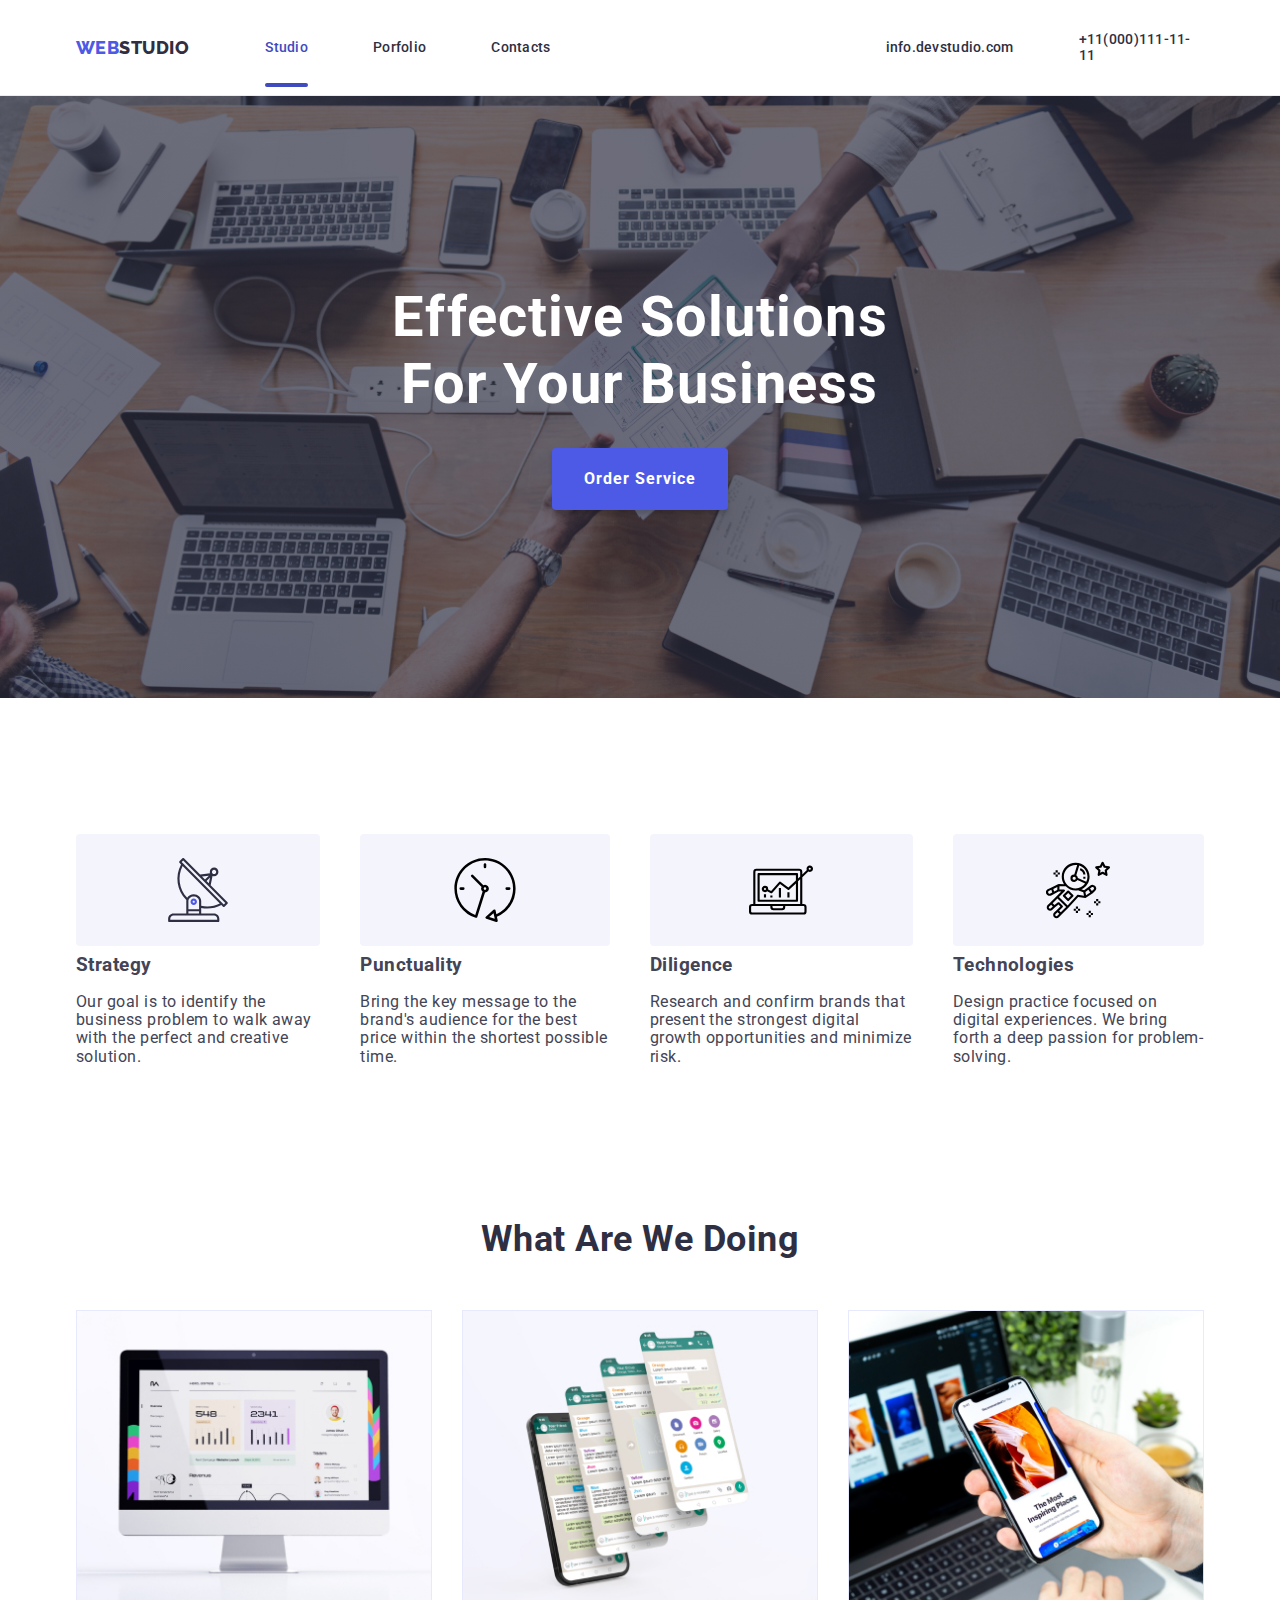
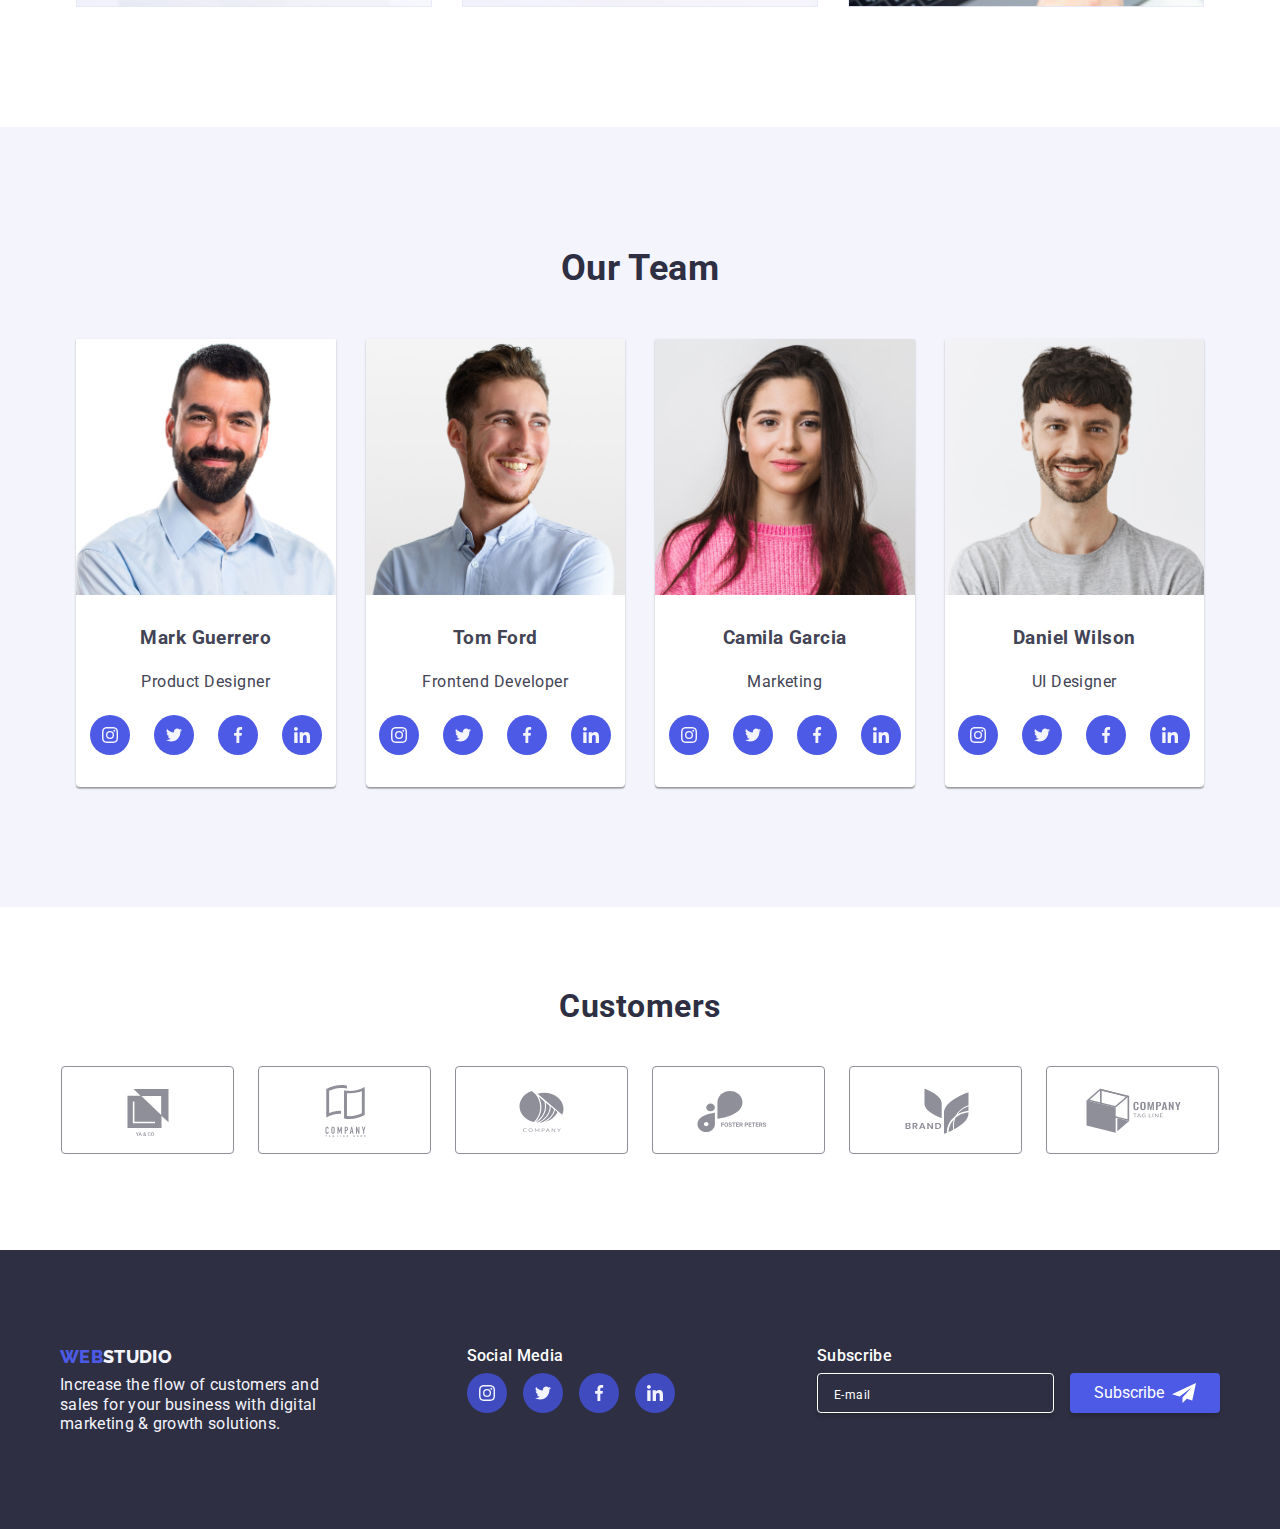
<file: index.html>
<!DOCTYPE html>
<html lang="en">

<head>
    <title>Web Studio</title>
    <meta charset="utf-8" />
    <meta name="description" content="Studio Website" />
    <link rel="stylesheet" href="./css/styles.css" />
    <link rel="stylesheet" href="./css/modern-normalize.css" />
    <link
        href="https://fonts.googleapis.com/css2?family=Raleway:wght@800&family=Roboto:wght@400;500;700;900&display=swap"
        rel="stylesheet">
</head>

<body>
    <!--header-->
    <header class="page-header">
        <div class="container menu">
            <nav class="nav">
                <a class="logo link" href="index.html">WEB<span class="logo-black">STUDIO</span></a>
                <ul class="nav-menu list">
                    <li class="item"><a class="page current-link" href="index.html">Studio</a></li>
                    <li class="item"><a class="page link" href="portfolio.html">Porfolio</a></li>
                    <li class="item"><a class="page link" href="/">Contacts</a></li>
                </ul>
            </nav>
            <address>
                <ul class="contacts-menu list">
                    <li class="item"><a class="contact link" href="/">info.devstudio.com</a></li>
                    <li class="item"><a class="contact link" href="/">+11(000)111-11-11</a></li>
                </ul>
            </address>
        </div>
    </header>
    <!--Main Section-->
    <main>
        <section class="hero bg-hero">
            <div class="container">
                <h1 class="hero-heading">Effective Solutions <br /> For Your Business</h1>
                <button class="button order" type="button" data-modal-open>Order Service</button>
            </div>
        </section>

        <section class="section">

            <div class="container">
                <h2 hidden>Features</h2>
                <ul class="features">
                    <li class="feature">
                        <div class="feature-item-img">
                            <svg class="feature-icon" width="64" height="64">
                                <use href="./images/svg/icons.svg#strategy"></use>
                            </svg>
                        </div>
                        <h3>Strategy</h3>
                        <p class="description">Our goal is to identify the business
                            problem to walk away with the perfect
                            and creative solution.</p>
                    </li>

                    <li class="feature">
                        <div class="feature-item-img">
                            <svg class="feature-icon" width="64" height="64">
                                <use href="./images/svg/icons.svg#punctuality"></use>
                            </svg>
                        </div>
                        <h3>Punctuality</h3>
                        <p class="description">Bring the key message to the
                            brand's audience for the best price
                            within the shortest possible time.</p>
                    </li>

                    <li class="feature">
                        <div class="feature-item-img">
                            <svg class="feature-icon" width="64" height="64">
                                <use href="./images/svg/icons.svg#deligence"></use>
                            </svg>
                        </div>
                        <h3>Diligence</h3>
                        <p class="description">Research and confirm brands that
                            present the strongest digital growth
                            opportunities and minimize risk.</p>
                    </li>

                    <li class="feature">
                        <div class="feature-item-img">
                            <svg class="feature-icon" width="64" height="64">
                                <use href="./images/svg/icons.svg#astronaut"></use>
                            </svg>
                        </div>
                        <h3>Technologies</h3>
                        <p class="description">Design practice focused on digital
                            experiences. We bring forth a deep
                            passion for problem-solving.</p>
                    </li>
                </ul>
            </div>
        </section>

        <section class="section no-top-padding">
            <div class="container">
                <h2 class="section-title">What Are We Doing</h2>
                <ul class="task list">
                    <li class="tasks"><img src="images/tech1.jpg" alt="monitor" width="360" /></li>
                    <li class="tasks"><img src="images/tech2.jpg" alt="phoneapp" width="360" /></li>
                    <li class="tasks"><img src="images/tech3.jpg" alt="handyphone" width="360" /></li>
                </ul>
            </div>
        </section>

        <section class="section bg-team">
            <div class="container">
                <h2 class="section-title"> Our Team </h2>
                <ul class="teams list">
                    <li class="member"><img src="images/team1.jpg" alt="Mark Guerrero" width="264" />
                        <div class="members">
                            <h3>Mark Guerrero</h3>
                            <p>Product Designer</p>
                            <ul class="teams-social-list">
                                <li class="social-list-item">
                                    <a href="#" target="_blank">
                                        <svg class="social-list-img" width="16" height="16">
                                            <use href="./images/svg/icons.svg#instagram"></use>
                                        </svg>
                                    </a>
                                </li>
                                <li class="social-list-item">
                                    <a href="#" target="_blank">
                                        <svg class="social-list-img" width="16" height="16">
                                            <use href="./images/svg/icons.svg#twitter"></use>
                                        </svg>
                                    </a>
                                </li>
                                <li class="social-list-item">
                                    <a href="#" target="_blank">
                                        <svg class="social-list-img" width="16" height="16">
                                            <use href="./images/svg/icons.svg#facebook"></use>
                                        </svg>
                                    </a>
                                </li>
                                <li class="social-list-item">
                                    <a href="#" target="_blank">
                                        <svg class="social-list-img" width="16" height="16">
                                            <use href="./images/svg/icons.svg#linkedin"></use>
                                        </svg>
                                    </a>
                                </li>
                            </ul>
                        </div>
                    </li>
                    <li class="member"><img src="images/team2.jpg" alt="Tom Ford" width="264" />
                        <div class="members">
                            <h3>Tom Ford</h3>
                            <p>Frontend Developer</p>
                            <ul class="teams-social-list">
                                <li class="social-list-item">
                                    <a href="#" target="_blank">
                                        <svg class="social-list-img" width="16" height="16">
                                            <use href="./images/svg/icons.svg#instagram"></use>
                                        </svg>
                                    </a>
                                </li>
                                <li class="social-list-item">
                                    <a href="#" target="_blank">
                                        <svg class="social-list-img" width="16" height="16">
                                            <use href="./images/svg/icons.svg#twitter"></use>
                                        </svg>
                                    </a>
                                </li>
                                <li class="social-list-item">
                                    <a href="#" target="_blank">
                                        <svg class="social-list-img" width="16" height="16">
                                            <use href="./images/svg/icons.svg#facebook"></use>
                                        </svg>
                                    </a>
                                </li>
                                <li class="social-list-item">
                                    <a href="#" target="_blank">
                                        <svg class="social-list-img" width="16" height="16">
                                            <use href="./images/svg/icons.svg#linkedin"></use>
                                        </svg>
                                    </a>
                                </li>
                            </ul>
                        </div>
                    </li>
                    <li class="member">
                        <img src="images/team3.jpg" alt="Camila Garcia" width="264" />
                        <div class="members">
                            <h3>Camila Garcia</h3>
                            <p>Marketing</p>
                            <ul class="teams-social-list">
                                <li class="social-list-item">
                                    <a href="#" target="_blank">
                                        <svg class="social-list-img" width="16" height="16">
                                            <use href="./images/svg/icons.svg#instagram"></use>
                                        </svg>
                                    </a>
                                </li>
                                <li class="social-list-item">
                                    <a href="#" target="_blank">
                                        <svg class="social-list-img" width="16" height="16">
                                            <use href="./images/svg/icons.svg#twitter"></use>
                                        </svg>
                                    </a>
                                </li>
                                <li class="social-list-item">
                                    <a href="#" target="_blank">
                                        <svg class="social-list-img" width="16" height="16">
                                            <use href="./images/svg/icons.svg#facebook"></use>
                                        </svg>
                                    </a>
                                </li>
                                <li class="social-list-item">
                                    <a href="#" target="_blank">
                                        <svg class="social-list-img" width="16" height="16">
                                            <use href="./images/svg/icons.svg#linkedin"></use>
                                        </svg>
                                    </a>
                                </li>
                            </ul>
                        </div>
                    </li>
                    <li class="member">
                        <img src="images/team4.jpg" alt="Daniel Wilson" width="264" />
                        <div class="members">
                            <h3>Daniel Wilson</h3>
                            <p>UI Designer</p>
                            <ul class="teams-social-list">
                                <li class="social-list-item">
                                    <a href="#" target="_blank">
                                        <svg class="social-list-img" width="16" height="16">
                                            <use href="./images/svg/icons.svg#instagram"></use>
                                        </svg>
                                    </a>
                                </li>
                                <li class="social-list-item">
                                    <a href="#" target="_blank">
                                        <svg class="social-list-img" width="16" height="16">
                                            <use href="./images/svg/icons.svg#twitter"></use>
                                        </svg>
                                    </a>
                                </li>
                                <li class="social-list-item">
                                    <a href="#" target="_blank">
                                        <svg class="social-list-img" width="16" height="16">
                                            <use href="./images/svg/icons.svg#facebook"></use>
                                        </svg>
                                    </a>
                                </li>
                                <li class="social-list-item">
                                    <a href="#" target="_blank">
                                        <svg class="social-list-img" width="16" height="16">
                                            <use href="./images/svg/icons.svg#linkedin"></use>
                                        </svg>
                                    </a>
                                </li>
                            </ul>
                        </div>
                    </li>
                </ul>
            </div>
        </section>
        <section class="container customers">
            <h2 class="customers-title">
                Customers
            </h2>
            <ul class="customers-list">
                <li class="customers-list-item">
                    <a href="#" target="_blank"></a>
                    <svg class="customers-list-item-img" width="104">
                        <use href="./images/svg/icons.svg#client-1"></use>
                    </svg>
                </li>
                <li class="customers-list-item">
                    <svg class="customers-list-item-img" width="104" height="56">
                        <use href="./images/svg/icons.svg#client-2"></use>
                    </svg>
                </li>
                <li class="customers-list-item">
                    <a href="#" target="_blank"></a>
                    <svg class="customers-list-item-img" width="104">
                        <use href="./images/svg/icons.svg#client-3"></use>
                    </svg>
                </li>
                <li class="customers-list-item">
                    <a href="#" target="_blank"></a>
                    <svg class="customers-list-item-img" width="104">
                        <use href="./images/svg/icons.svg#client-4"></use>
                    </svg>
                </li>
                <li class="customers-list-item">
                    <a href="#" target="_blank"></a>
                    <svg class="customers-list-item-img" width="104">
                        <use href="./images/svg/icons.svg#client-5"></use>
                    </svg>
                </li>
                <li class="customers-list-item">
                    <a href="#" target="_blank"></a>
                    <svg class="customers-list-item-img" width="104">
                        <use href="./images/svg/icons.svg#client-6"></use>
                    </svg>
                </li>
            </ul>
        </section>
    </main>
    <!--Footer-->
    <footer class="page-footer">
        <div class="footer-container">
            <ul class="footer-lists">
                <li class="footer-items">
                    <h3>
                        <a class="logo link" href="index.html">WEB<span class="logo-white">STUDIO</span></a>
                    </h3>
                    <p>Increase the flow of customers and
                        sales for your business with digital
                        marketing & growth solutions.
                    </p>
                </li>
                <li class="footer-items">
                    <h3>
                        Social Media
                    </h3>
                    <ul class="footer-list">
                        <li class="footer-list-item">
                            <a href="#">
                                <svg class="footer-social-list-img" width="16" height="16">
                                    <use href="./images/svg/icons.svg#instagram"></use>
                                </svg>
                            </a>
                        </li>
                        <li class="footer-list-item">
                            <a href="#">
                                <svg class="footer-social-list-img" width="16" height="16">
                                    <use href="./images/svg/icons.svg#twitter"></use>
                                </svg>
                            </a>
                        </li>
                        <li class="footer-list-item">
                            <a href="#">
                                <svg class="footer-social-list-img" width="16" height="16">
                                    <use href="./images/svg/icons.svg#facebook"></use>
                                </svg>
                            </a>
                        </li>
                        <li class="footer-list-item">
                            <a href="#">
                                <svg class="footer-social-list-img" width="16" height="16">
                                    <use href="./images/svg/icons.svg#linkedin"></use>
                                </svg>
                            </a>
                        </li>
                    </ul>
                </li>
                <li class="footer-items">
                    <h3>
                        Subscribe
                    </h3>
                    <form action="#" class="footer-form">
                        <div class="footer-form-group">
                            <input type="email" placeholder="E-mail" />
                        </div>
                        <div class="footer-form-group">
                            <button type="submit">
                                Subscribe
                                <svg width="24" height="24">
                                    <use href="images/svg/icons.svg#frame"></use>
                                </svg>
                            </button>
                        </div>
                    </form>
                </li>
            </ul>
        </div>
    </footer>
    <div class="container">
        <div class="modal is-hidden" data-modal>
            <div class="modal-content">
                <button class="modal-close" type="button" data-modal-close>
                    <svg class="close-icon">
                        <use href="./images/svg/icons.svg#close">
                        </use>
                    </svg>
                </button>
                <p class="form-title">Leave your contacts and we will call you back</p>
                <form class="signup_form" name="signup_form" method="POST" novalidate>
                    <div class="input-group">
                        <label>Name</label>
                        <div class="input-field">
                            <svg class="input-icon">
                                <use href="./images/svg/icons.svg#person"></use>
                            </svg>
                            <input class="form-input" type="text" required />
                        </div>
                    </div>
                    <div class="input-group">
                        <label>Phone</label>
                        <div class="input-field">
                            <svg class="input-icon">
                                <use href="./images/svg/icons.svg#phone"></use>
                            </svg>
                            <input class="form-input" type="tel" required />
                        </div>
                    </div>
                    <div class="input-group">
                        <label>Email</label>
                        <div class="input-field">
                            <svg class="input-icon">
                                <use href="./images/svg/icons.svg#email"></use>
                            </svg>
                            <input class="form-input" type="email" required />
                        </div>
                    </div>
                    <div class="input-group">
                        <label>Comment</label>
                        <textarea id="comment" name="comment" placeholder="Text input"></textarea>
                    </div>
                    <label class="form-agreement">
                        <input class="form-checkbox is-hidden" type="checkbox" name="user-terms" />
                        <svg class="form-checkbox-icon" width="16" height="16">
                            <use href="./images/svg/icons.svg#checkbox"></use>
                        </svg>
                        <span class="terms">I accept the terms and conditions of the
                            <a class="form-terms" href="#">Privacy Policy</a>
                        </span>
                    </label>
                    <div class="modalsubmit">
                        <button type="submit">Send</button>
                    </div>

                </form>
            </div>
        </div>
    </div>
    <script src="./js/modal.js"></script>
</body>

</html>
</file>
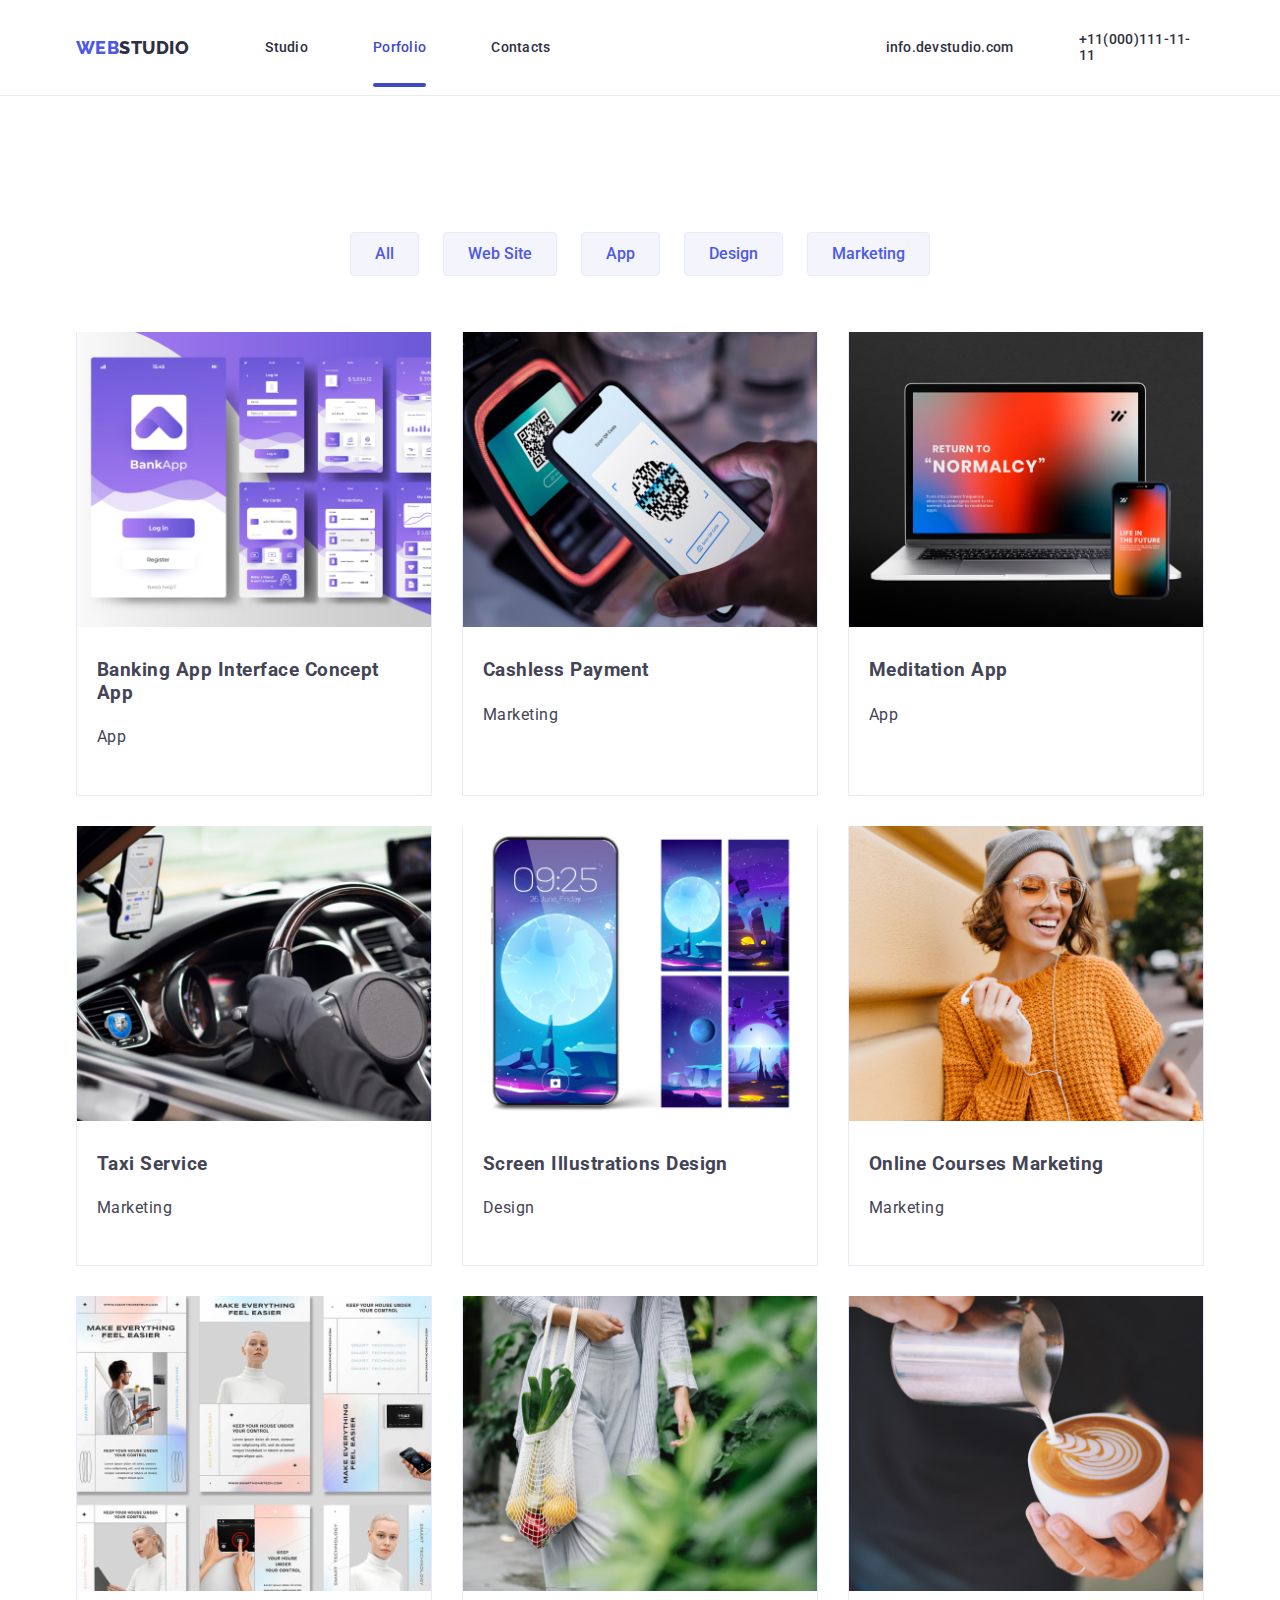
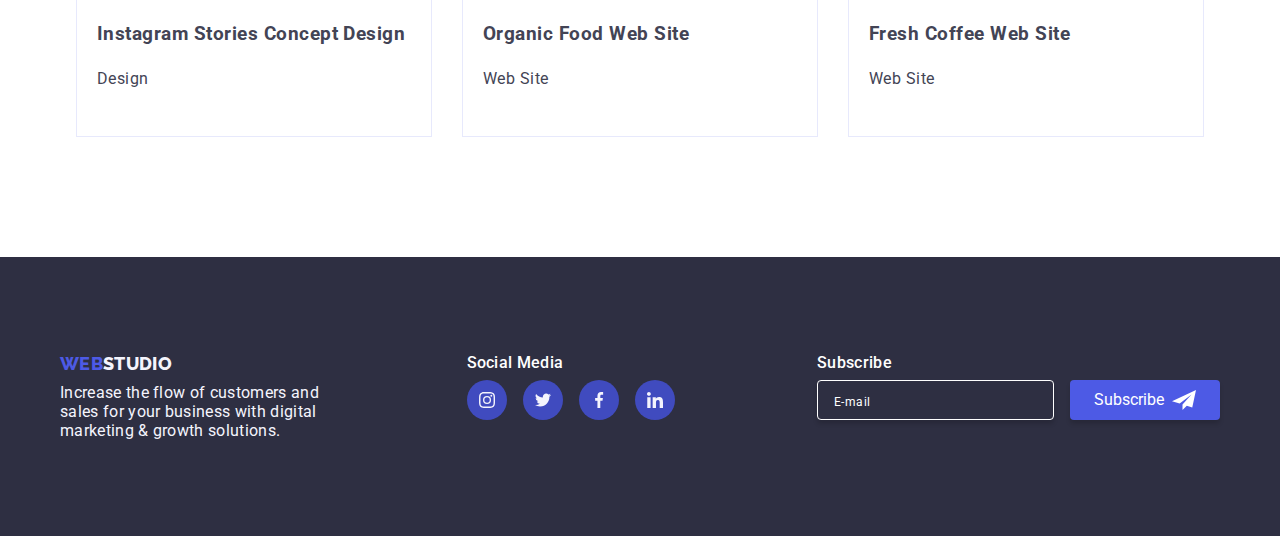
<file: portfolio.html>
<!DOCTYPE html>
<html lang="en">

<head>
  <meta charset="UTF-8">
  <title>Portfolio</title>
  <meta name="description" content="Porfolio" />
  <link rel="stylesheet" href="./css/styles.css" />
  <link rel="stylesheet" href="./css/modern-normalize.css" />
  <link href="https://fonts.googleapis.com/css2?family=Raleway:wght@800&family=Roboto:wght@400;500;700;900&display=swap"
    rel="stylesheet">
</head>

<body>
  <!--header-->
  <header class="page-header">
    <div class="container menu">
      <nav class="nav">
        <a class="logo link" href="index.html">WEB<span class="logo-black">STUDIO</span></a>
        <ul class="nav-menu list">
          <li class="item"><a class="page link" href="index.html">Studio</a></li>
          <li class="item"><a class="page current-link" href="portfolio.html">Porfolio</a></li>
          <li class="item"><a class="page link" href="/">Contacts</a></li>
        </ul>
      </nav>
      <address>
        <ul class="contacts-menu list">
          <li class="item"><a class="contact link" href="/">info.devstudio.com</a></li>
          <li class="item"><a class="contact link" href="/">+11(000)111-11-11</a></li>
        </ul>
      </address>
    </div>
  </header>
  <!--Main Section-->
  <main>
    <h2 hidden>Selection</h2>
    <section class="section portfolio">
      <div class="container">
        <ul class="portfolio-select">
          <li class="portfolio-select-items"><button class="selects" type="button">All</button></li>
          <li class="portfolio-select-items"><button class="selects" type="button">Web
              Site</button></li>
          <li class="portfolio-select-items"><button class="selects" type="button">App</button></li>
          <li class="portfolio-select-items"><button class="selects" type="button">Design</button></li>
          <li class="portfolio-select-items"><button class="selects" type="button">Marketing</button></li>
        </ul>
      </div>
      <div class="container">
        <ul class="option list">
          <li class="cards">
            <div class="cards-box">
              <img class="options" src="images/port1.jpg" width="360" alt="bankingapp" />
              <div class="overlay">
                <p>14 Stylish and User-Friendly App Design Concepts · Task Manager App · Calorie Tracker App · Exotic Fruit Ecommerce App ·
                Cloud Storage App</p>
              </div>
            </div>
            <div class="item description">
            <h3>Banking App Interface Concept
              App</h3>
            <p>App</p>
      </div>
      </li>
      <li class="cards">
        <div class="cards-box">
          <img class="options" src="images/port2.jpg" width="360" alt="tapping" />
        <div class="overlay">
          <p>14 Stylish and User-Friendly App Design Concepts · Task Manager App · Calorie Tracker App · Exotic Fruit Ecommerce
            App ·
            Cloud Storage App</p>
        </div>
        </div>
        <div class="item description">
        <h3>Cashless Payment</h3>
        <p>Marketing</p></div>
      </li>
      <li class="cards">
        <div class="cards-box">
          <img class="options" src="images/port3.jpg" width="360" alt="laptop" />
        <div class="overlay">
          <p>14 Stylish and User-Friendly App Design Concepts · Task Manager App · Calorie Tracker App · Exotic Fruit Ecommerce
            App ·
            Cloud Storage App</p>
        </div>
        </div>
        <div class="item description">
        <h3>Meditation App</h3>
        <p>App</p>
        </div>
      </li>
      <li class="cards">
        <div class="cards-box">
          <img class="options" src="images/port4.jpg" width="360" alt="stirringwheel" />
        <div class="overlay">
          <p>14 Stylish and User-Friendly App Design Concepts · Task Manager App · Calorie Tracker App · Exotic Fruit Ecommerce
            App ·
            Cloud Storage App</p>
        </div>
        </div>
        <div class="item description">
        <h3>Taxi Service</h3>
        <p>Marketing</p>
        </div>
      </li>
      <li class="cards">
        <div class="cards-box">
          <img class="options" src="images/port5.jpg" width="360" alt="moonscreen" />
        <div class="overlay">
          <p>14 Stylish and User-Friendly App Design Concepts · Task Manager App · Calorie Tracker App · Exotic Fruit Ecommerce
            App ·
            Cloud Storage App</p>
        </div>
        </div>
        <div class="item description">
        <h3>Screen Illustrations
          Design</h3>
        <p>Design</p>
        </div>
      </li>
      <li class="cards">
        <div class="cards-box">
          <img class="options" src="images/port6.jpg" width="360" alt="student" />
        <div class="overlay">
          <p>14 Stylish and User-Friendly App Design Concepts · Task Manager App · Calorie Tracker App · Exotic Fruit Ecommerce
            App ·
            Cloud Storage App</p>
        </div>
        </div>
        <div class="item description">
        <h3>Online Courses
          Marketing</h3>
        <p>Marketing</p>
        </div>
      </li>
      <li class="cards">
        <div class="cards-box">
          <img class="options" src="images/port7.jpg" width="360" alt="stories" />
        <div class="overlay">
          <p>14 Stylish and User-Friendly App Design Concepts · Task Manager App · Calorie Tracker App · Exotic Fruit Ecommerce
            App ·
            Cloud Storage App</p>
        </div>
        </div>
        <div class="item description">
        <h3>Instagram Stories Concept
          Design</h3>
        <p>Design</p>
        </div>
      </li>
      <li class="cards">
        <div class="cards-box">
          <img class="options" src="images/port8.jpg" width="360" alt="Organic" />
        <div class="overlay">
          <p>14 Stylish and User-Friendly App Design Concepts · Task Manager App · Calorie Tracker App · Exotic Fruit Ecommerce
            App ·
            Cloud Storage App</p>
        </div>
        </div>
        <div class="item description">
        <h3>Organic Food
          Web Site</h3>
        <p>Web Site</p>
        </div>
      </li>
      <li class="cards">
        <div class="cards-box">
          <img class="options" src="images/port9.jpg" width="360" alt="coffee" />
        <div class="overlay">
          <p>14 Stylish and User-Friendly App Design Concepts · Task Manager App · Calorie Tracker App · Exotic Fruit Ecommerce
            App ·
            Cloud Storage App</p>
        </div>
        </div>
        <div class="item description">
        <h3>Fresh Coffee
          Web Site</h3>
        <p>Web Site</p>
        </div>
      </li>
      </ul>
      </div>
    </section>
  </main>
  <!--Footer-->
  <footer class="page-footer">
    <div class="footer-container">
      <ul class="footer-lists">
        <li class="footer-items">
          <h3>
            <a class="logo link" href="index.html">WEB<span class="logo-white">STUDIO</span></a>
          </h3>
          <p>Increase the flow of customers and
            sales for your business with digital
            marketing & growth solutions.
          </p>
        </li>
        <li class="footer-items">
          <h3>
            Social Media
          </h3>
          <ul class="footer-list">
            <li class="footer-list-item">
              <a href="#">
                <svg class="footer-social-list-img" width="16" height="16">
                  <use href="./images/svg/icons.svg#instagram"></use>
                </svg>
              </a>
            </li>
            <li class="footer-list-item">
              <a href="#">
                <svg class="footer-social-list-img" width="16" height="16">
                  <use href="./images/svg/icons.svg#twitter"></use>
                </svg>
              </a>
            </li>
            <li class="footer-list-item">
              <a href="#">
                <svg class="footer-social-list-img" width="16" height="16">
                  <use href="./images/svg/icons.svg#facebook"></use>
                </svg>
              </a>
            </li>
            <li class="footer-list-item">
              <a href="#">
                <svg class="footer-social-list-img" width="16" height="16">
                  <use href="./images/svg/icons.svg#linkedin"></use>
                </svg>
              </a>
            </li>
          </ul>
        </li>
        <li class="footer-items">
          <h3>
            Subscribe
          </h3>
          <form action="#" class="footer-form">
            <div class="footer-form-group">
              <input type="email" placeholder="E-mail" />
            </div>
            <div class="footer-form-group">
              <button type="submit">
                Subscribe
                <svg width="24" height="24">
                  <use href="images/svg/icons.svg#frame"></use>
                </svg>
              </button>
            </div>
          </form>
        </li>
      </ul>
    </div>
  </footer>
  <script src="./js/modal.js"></script>
</body>

</html>
</file>
<file: css/styles.css>
:root {
  --primary: #4D5AE5;
  --cta: #404BBF;
  --dark: #2E2F42;
  --primary-text: #434455;
  --background-grey: #2E2F42;
  --background-white: #FFFFFF;
  --accent-color: #F4F4FD;
  --accent-cornflower: #E7E9FC;
  --mint: #31D0AA;
  --lightscale: #8E8F99;
  --dairy: #FCFCFC;
  --transition-time: 250ms;
  --timing-function: cubic-bezier(0.4, 0, 0.2, 1);
}

body {
  /* display: flex;
  flex-direction: column;
  align-items: center;
  justify-content: center; */
  font-family: 'Roboto', sans-serif;
  background-color: var(--background-white);
  color: var(--primary-text);
  font-size: 16px;
  letter-spacing: 0.03em;
}

/* css resets */
h1,
h2,
h3,
h4,
h5,
h6 {
  margin: 0;
  line-height: 1.2;
}

.p {
  margin: 0;
  padding: 0;
  font-size: 16px;
  font-weight: 400;
  line-height: 1.5;
}

ul {
  padding: 0;
}

*,
*::after,
*::before {
  box-sizing: inherit;
}

img {
  display: block;
  max-width: 100%;
  height: auto;
}

address {
  font-style: normal;
}

.link {
  text-decoration: none;
  color: inherit;
}

.list {
  list-style: none;
  padding: 0;
  margin: 0;
}

.container {
  width: 1158px;
  padding-left: 15px;
  padding-right: 15px;
  margin-left: auto;
  margin-right: auto;
}

.section {
  padding: 120px 0px;
}

.section-title {
  margin-bottom: 50px;
  color: var(--dark);
  font-weight: 700;
  font-size: 36px;
  line-height: 1.17;
  text-align: center;
}

.section.no-top-padding {
  padding-top: 0;
}

/* logo */

.logo {
  color: var(--primary);
  font-family: 'Raleway', 'sans-serif';
  font-weight: 800;
  font-size: 18px;
  line-height: 1.2;
}

.logo-black {
  color: var(--background-grey);
}

.logo-white {
  color: var(--accent-color);
}

/* header */

.page-header {
  border-bottom: 1px solid #ececec;
}

.menu,
.nav,
.nav-menu,
.contacts-menu {
  display: flex;
  align-items: center;
}



.nav-menu {
  margin-left: 76px;
}

.contacts-menu {
  margin-left: 335px;
}

.nav-menu .item:not(:last-child),
.contacts-menu .item:not(:last-child) {
  margin-right: 65px;
}

.nav-menu .page,
.contacts-menu .contact {
  display: block;
  padding-top: 32px;
  padding-bottom: 31px;
  color: var(--dark);
  font-weight: 500;
  font-size: 14px;
  line-height: 1.14;
  letter-spacing: 0.02em;
}

.nav-menu .page:hover,
.nav-menu .page:focus,
.contacts-menu .contact:hover,
.contacts-menu .contact:focus {
  color: var(--cta);
  transition: all var(--timing-function) var(--transition-time);
}

/* underlined effects */
.nav-menu .current-link {
  position: relative;
  text-decoration: none;
  color: var(--cta);
}

.current-link::after {
  content: '';
  position: absolute;
  left: 0;
  bottom: 0;
  border-radius: 2px;
  width: 100%;
  height: 4px;
  background-color: var(--cta);
  transition: all var(--timing-function) var(--transition-time);
}


/* hero */
.hero {
  padding-top: 200px;
  padding-bottom: 200px;
  text-align: center;
}

.bg-hero {
  background-color: var(--background-grey);
  background: linear-gradient(rgba(46, 47, 66, 0.7), rgba(46, 47, 66, 0.7)),
    url('../images/hero.jpg');
  background-size: cover;
  background-repeat: no-repeat;
  background-position: center;
  margin: 0 auto;
  padding-top: 188px;
  padding-bottom: 188px;
}

.hero-heading {
  color: var(--background-white);
  font-weight: 700;
  font-size: 56px;
  line-height: 1.2;
  letter-spacing: 1.12px;
  margin-bottom: 30px;
}

/* buttons */
.button {
  font-family: inherit;
  letter-spacing: 0.03em;
  cursor: pointer;
  border-color: transparent;
  border-radius: 4px;
}

.order {
  background-color: var(--primary);
  color: var(--background-white);
  padding: 16px 32px;
  font-weight: 700;
  font-size: 16px;
  line-height: 1.87;
  letter-spacing: 0.06em;
  box-shadow: 0px 4px 4px 0px rgba(0, 0, 0, 0.15);
  transition: all var(--timing-function) var(--transition-time);
}

.button.order:hover,
.button.order:focus {
  background-color: var(--cta);
}

.features {
  list-style: none;
  align-items: center;
  display: flex;
  justify-content: center;
  gap: 40px;
}

.feature-item-img {
  height: 112px;
  width: 100%;
  border-radius: 4px;
  background: var(--accent-color);
  display: flex;
  justify-content: center;
  align-items: center;
  margin-bottom: 8px;
}


/* our team */



.teams {
  display: flex;
  flex-wrap: wrap;
  gap: 30px;
}

.teams .member {
  flex-basis: calc((100% - 90px)/ 4);
}

.bg-team {
  background-color: var(--accent-color);
}

.teams .member {
  background-color: var(--background-white);
  box-shadow: 0px 1px 3px rgba(0, 0, 0, 0.12), 0px 1px 1px rgba(0, 0, 0, 0.14), 0px 2px 1px rgba(0, 0, 0, 0.2);
  border-radius: 0px 0px 4px 4px;
}

.member .members {
  display: flex;
  flex-direction: column;
  justify-content: center;
  align-items: center;
  gap: 8px;
  padding: 32px 10px;
}

.task {
  display: flex;
  flex-wrap: wrap;
  gap: 30px;
}

.task .tasks {
  flex-basis: calc((100% - 60px) / 3);
}

.teams-social-list {
  display: flex;
  justify-content: center;
  align-items: center;
  gap: 24px;
}

.social-list-item {
  list-style: none;
}

.social-list-item a {
  display: flex;
  justify-content: center;
  align-items: center;
  background-color: var(--primary);
  width: 40px;
  height: 40px;
  border-radius: 50%;
  transition: all var(--transition-time) var(--timing-function);
  cursor: pointer;
}

.social-list-img {
  fill: var(--accent-color);
}

.teams-social-list a:hover,
.teams-social-list a:focus {
  background-color: var(--cta);
}

/*customers*/

.customers {
  max-width: 1200px;
  margin: 0 auto;
  padding: 80px 0;
}

.customers-title {
  text-align: center;
  color: var(--dark);
  font-size: 32px;
  font-weight: 700;
  margin-bottom: 40px;
}

.customers-list {
  display: flex;
  flex-wrap: wrap;
  gap: 24px;
}

.customers-list .customers-list-item {
  flex-basis: calc((100% - 120px) / 6);
}

.customers-list-item {
  width: 168px;
  height: 88px;
  border-radius: 4px;
  border: 1px solid var(--lightscale);
  display: flex;
  justify-content: center;
  align-content: center;
  padding: 15px 25px;
  cursor: pointer;
}

.customers-list-item-img {
  width: 100%;
  fill: var(--lightscale);
}

.customers-list-item:hover {
  border: 1px solid var(--cta);
}

.customers-list-item:hover svg {
  fill: var(--cta);
  transition: all var(--transition-time) var(--timing-function);
}

/* portfolio */

.option {
  display: flex;
  flex-wrap: wrap;
  gap: 30px;
  position: relative;
}

.option .cards {
  flex-basis: calc((100% - 60px) / 3);
}

.cards {
  border-bottom: 1px solid var(--accent-cornflower);
  border-left: 1px solid var(--accent-cornflower);
  border-right: 1px solid var(--accent-cornflower);
  cursor: pointer;
}

.cards:hover {
  box-shadow: 0px 1px 3px rgba(0, 0, 0, 0.12), 0px 1px 1px rgba(0, 0, 0, 0.14), 0px 2px 1px rgba(0, 0, 0, 0.2);
}

.cards .description {
  display: flex;
  flex-direction: column;
  gap: 8px;
  padding: 32px 20px;
}

.cards {
  background-color: var(--background-white);
  border: 2px 2px;
  position: relative;
}

/* overlay animation */

.cards-box {
  position: relative;
  width: auto;
  height: auto;
  overflow: hidden;
}

.overlay {
  display: flex;
  position: absolute;
  top: 0;
  left: 0;
  width: 360px;
  height: 300px;
  flex-shrink: 0;
  background-color: var(--primary);
  transform: translatey(100%);
  transition: transform var(--timing-function) var(--transition-time);
}

.cards:hover .overlay {
  transform: translateY(0);
  will-change: transform;
}

.overlay p {
  font-family: 'Roboto', sans-serif;
  font-style: normal;
  font-size: 16px;
  color: var(--accent-color);
  font-weight: 400;
  letter-spacing: 0.32px;
  line-height: 1.2;
  margin: 0;
  padding: 40px 32px 0 32px;

}

.portfolio-select {
  display: flex;
  flex-wrap: wrap;
  justify-content: space-between;
  align-items: center;
  row-gap: 48px;
  column-gap: 24px;
}

.selects {
  border-radius: 4px;
  border: 1px solid var(--accent-cornflower);
  background: var(--accent-color);
  display: flex;
  padding: 12px 24px;
  justify-content: space-between;
  align-items: center;
  color: var(--primary);
  text-align: center;
  font-family: 'Roboto', sans-serif;
  font-size: 16px;
  font-style: normal;
  font-weight: 500;
  list-style: none;
  cursor: pointer;
  transition: all var(--transition-time) var(--timing-function);
}

.selects:hover,
.selects:focus {
  background-color: var(--primary);
  color: var(--background-white);
  box-shadow: 0px 1px 3px rgba(0, 0, 0, 0.1), 0px 1px 1px rgba(0, 0, 0, 0.08), 0px 2px 1px rgba(0, 0, 0, 0.12);
}


.portfolio-select {
  display: flex;
  list-style: none;
  align-content: center;
  justify-content: center;
  gap: 24px;
}

.portfolio-select-items {
  display: flex;
  justify-content: center;
  align-items: center;
  gap: 40px;
  margin-bottom: 40px;
}

/* footer */

.footer-container {
  max-width: 1200px;
  margin: 0 auto;
  padding: 80px 20px;
}

.page-footer {
  background-color: var(--background-grey);
  width: 100%;
}


.footerlogo {
  font-family: 'Roboto', sans-serif;
  font-style: normal;
  list-style: none;
  gap: 8px;

}

.footer-items p {
  font-size: 16px;
  color: var(--accent-color);
  line-height: 1.2;
  width: 264px;
  letter-spacing: 0.32px;
  margin: 0 auto;
}

.footer-items {
  display: flex;
  flex-direction: column;
  gap: 8px;
}

.footer-items h3 {
  font-size: 16px;
  color: var(--background-white);
  font-family: 'Roboto', sans-serif;
  font-style: normal;
  font-weight: 500;
  line-height: 1.2;
  letter-spacing: 0.32px;
}

.footer-lists {
  display: flex;
  justify-content: space-between;
  gap: 40px;
}

.footer-list {
  display: inline-flex;
  align-items: flex-start;
  gap: 16px;
  margin-top: 0;
}

.footer-list-item {
  list-style: none;
}

.footer-list-item a {
  display: flex;
  justify-content: center;
  align-items: center;
  width: 40px;
  height: 40px;
  padding: 8px;
  background: var(--cta);
  border-radius: 50%;
  transition: all var(--transition-time) var(--timing-function);
  cursor: pointer;
}

.footer-social-list-img {
  width: 100%;
  fill: var(--accent-color);
}

.footer-list-item a:hover,
.footer-list-item a:focus {
  background: var(--mint);
}

.footer-form {
  display: flex;
  align-items: flex-start;
  gap: 16px;
}

.footer-form input {
  height: 40px;
  border-radius: 4px;
  border: 1px solid var(--background-white);
  padding: 8px 16px;
  color: var(--background-white);
  background: transparent;
  box-shadow: 0px 4px 4px 0px rgba(0, 0, 0, 0.15);
  transition: all var(--timing-function);
}

.footer-form input::placeholder {
  color: var(--background-white);
  font-size: 12px;
  letter-spacing: 0.48px;
}

button {
  border: none;
  outline: none;
}

.footer-form button {
  height: 40px;
  border-radius: 4px;
  padding: 8px 24px;
  display: flex;
  justify-content: center;
  align-items: center;
  color: var(--background-white);
  background: var(--primary);
  box-shadow: 0px 4px 4px 0px rgba(0, 0, 0, 0.15);
  transition: all var(--transition-time) var(--timing-function);
  cursor: pointer;
}

.footer-form button:hover {
  background: var(--cta);
}

.footer-form button svg {
  fill: var(--background-white);
  margin-left: 8px;
}


.modal {
  background-color: rgba(0, 0, 0, 0.5);
  position: fixed;
  display: flex;
  align-items: center;
  justify-content: center;
  width: 100%;
  height: 100%;
  top: 0;
  left: 0;
  pointer-events: auto;
  opacity: 1;
  transition-property: visibility, opacity;
  transition-duration: 250ms;
  transform: none;
}

.modal.is-hidden {
  visibility: hidden;
  opacity: 0;
  pointer-events: none;
  transform: translateY(-20px);
}

.modal.is-hidden .modal-content {
  transform: scale(0.5);
}

.modal-content {
  position: relative;
  display: flex;
  flex-direction: column;
  align-items: center;
  width: 408px;
  height: 584px;
  padding: 72px 24px 24px 24px;
  border-radius: 4px;
  background: var(--dairy);
  box-shadow: 0px 2px 1px 0px rgba(0, 0, 0, 0.20),
    0px 1px 3px 0px rgba(0, 0, 0, 0.12),
    0px 1px 1px 0px rgba(0, 0, 0, 0.14);
  transform: none;
  transition: transform 250ms;
}

.modal-close {
  display: flex;
  align-items: center;
  justify-content: center;
  background-color: var(--accent-color);
  border: solid 1px var(--lightscale);
  width: 24px;
  height: 24px;
  position: absolute;
  border-radius: 50%;
  right: 0;
  top: 0;
  margin-top: 10px;
  margin-right: 10px;
  cursor: pointer;
  transition: all var(--transition-time) var(--timing-function);
}

.close-icon {
  width: 100%;
  height: 100%;
  padding-top: 7px;
  padding-left: 1px;
  fill: var(--dark);


}

.modal-close:active,
.modal-close:hover {
  background-color: var(--cta);
}

.close-icon:active,
.modal-close:hover svg {
  fill: var(--background-white);
}

/* modal form */
.form-title {
  display: flex;
  text-align: center;
  font-family: 'Roboto', sans-serif;
  font-size: 16px;
  color: var(--dark);
  font-style: normal;
  font-weight: 500;
  line-height: 1.2px;
  letter-spacing: 0.32px;
  margin: 0;
}

.signup_form {
  display: flex;
  width: 360px;
  flex-direction: column;
  align-items: flex-start;
  gap: 8px;
  border-radius: 4px;
  margin-top: 20px;
}

.signup_form .form-input {
  width: 360px;
  height: 40px;
  padding-left: 30px;
}

.input-group textarea {
  width: 360px;
  height: 120px;
  border-radius: 4px;
  font-family: 'Roboto', sans-serif;
  border: 1px solid var(--lightscale);
  padding-left: 10px;
  padding-top: 10px;
  resize: none;
  outline: none;
}

.input-group:focus-within textarea {
  border: 1px solid var(--primary);
  border-radius: 4px;
}

.input-field {
  position: relative;
  text-underline-offset: 10px;

}

.input-field input {
  border: var(--background-grey);
  outline: none;
  color: var(--dark);
  border-radius: 4px;
  background: transparent;

}

.input-group .input-field {
  border-radius: 4px;
  border: 1px solid var(--lightscale);
}

.input-field svg {
  fill: var(--lightscale);
  transition: fill var(--transition-time) var(--timing-function);
}

.input-field:focus-within svg {
  fill: var(--primary);
}

.input-field:focus-within {
  border: 1px solid var(--primary);
  border-radius: 4px;
}


.input-icon {
  position: absolute;
  left: 10px;
  top: 22px;
  transform: translateY(-50%);
  width: 18px;
  height: 24px;
}

.is-hidden {
  visibility: none;
  opacity: 0;
  pointer-events: none;
}

/* checkbox svg */

.form-checkbox-icon {
  position: absolute;
  left: 24px;
  bottom: 118px;
  fill: none;
  border: 2px solid rgba(46, 47, 66, 0.40);
  border-radius: 2px;
  transition: border-color 250ms cubic-bezier(0.4, 0, 0.2, 1),
    background-color 250ms cubic-bezier(0.4, 0, 0.2, 1),
    fill 250ms cubic-bezier(0.4, 0, 0.2, 1);
  cursor: pointer;
}

.form-checkbox:checked+.form-checkbox-icon {
  background-color: var(--cta);
  fill: var(--background-white);
}

.terms {
  color: var(--lightscale);
  font-family: Roboto;
  font-size: 12px;
  padding-left: 7px;
  font-style: normal;
  font-weight: 400;
  line-height: 14px;
  letter-spacing: 0.48px;
}

.modalsubmit {
  width: 100%;
  display: flex;
  justify-content: center;
  align-items: center;
}

.modalsubmit button {
  display: flex;
  flex-direction: column;
  align-items: center;
  padding: 16px 32px;
  gap: 16px 32px;
  width: 169px;
  border: 0;
  background-color: var(--primary);
  color: var(--background-white);
  border-radius: 4px;
  box-shadow: 0px 4px 4px 0px rgba(0, 0, 0, 0.15);
  margin-top: 30px;
  transition: all var(--transition-time) var(--timing-function);
  cursor: pointer;
}

.modalsubmit button:hover {
  background: var(--cta);
}

.modalsubmit button:active {
  background: var(--mint);
}
</file>
